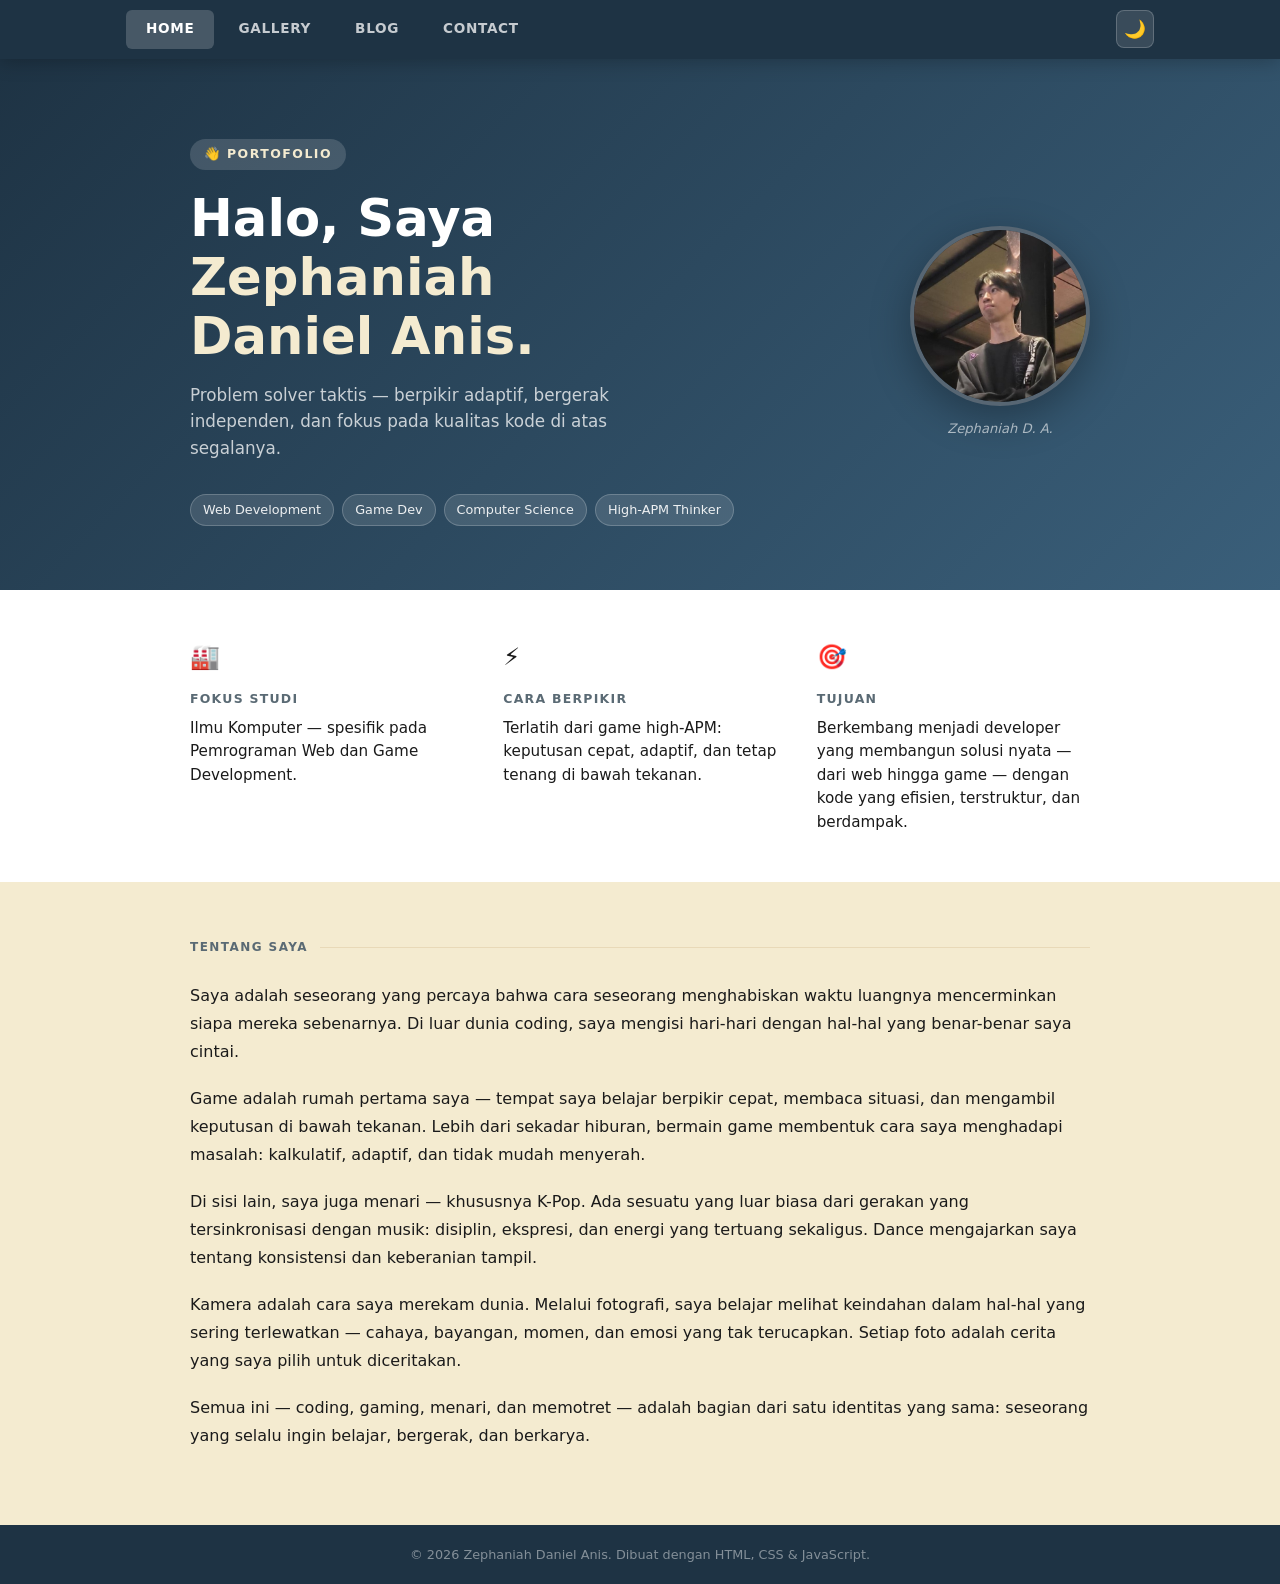
<file: index.html>
<!DOCTYPE html>
<html lang="id" data-theme="light">
<head>
<meta charset="UTF-8">
<meta name="viewport" content="width=device-width, initial-scale=1.0">
<title>Zephaniah Daniel Anis — Home</title>
<link rel="stylesheet" href="css/style.css">
</head>
<body>

<header>
    <nav>
        <a href="index.html">Home</a>
        <a href="gallery.html">Gallery</a>
        <a href="blog.html">Blog</a>
        <a href="contact.html">Contact</a>
        <button id="dark-toggle" aria-label="Aktifkan mode gelap" title="Toggle Dark Mode">🌙</button>
    </nav>
</header>

<main>
    <div class="hero">
        <div class="hero-inner">
            <div class="hero-text">
                <div class="hero-tag">&#128075; Portofolio</div>
                <h1>Halo, Saya<br><span>Zephaniah<br>Daniel Anis.</span></h1>
                <p>Problem solver taktis — berpikir adaptif, bergerak independen, dan fokus pada kualitas kode di atas segalanya.</p>
                <div class="hero-tags">
                    <span class="tag">Web Development</span>
                    <span class="tag">Game Dev</span>
                    <span class="tag">Computer Science</span>
                    <span class="tag">High-APM Thinker</span>
                </div>
            </div>
            <div class="hero-photo-wrap">
                <div class="hero-photo">
                    <img src="assets/profile/profil.jpeg" alt="Foto Profil Zephaniah Daniel Anis">
                </div>
                <span class="hero-name-label">Zephaniah D. A.</span>
            </div>
        </div>
    </div>

    <div class="about-strip">
        <div class="about-strip-inner">
            <div class="about-card">
                <div class="icon">&#127981;</div>
                <h3>Fokus Studi</h3>
                <p>Ilmu Komputer — spesifik pada Pemrograman Web dan Game Development.</p>
            </div>
            <div class="about-card">
                <div class="icon">&#9889;</div>
                <h3>Cara Berpikir</h3>
                <p>Terlatih dari game high-APM: keputusan cepat, adaptif, dan tetap tenang di bawah tekanan.</p>
            </div>
            <div class="about-card">
                <div class="icon">&#127919;</div>
                <h3>Tujuan</h3>
                <p>Berkembang menjadi developer yang membangun solusi nyata — dari web hingga game — dengan kode yang efisien, terstruktur, dan berdampak.</p>
            </div>
        </div>
    </div>

    <div class="bio-section">
        <div class="bio-inner">
            <div class="section-label"><span>Tentang Saya</span></div>
            <p>Saya adalah seseorang yang percaya bahwa cara seseorang menghabiskan waktu luangnya mencerminkan siapa mereka sebenarnya. Di luar dunia coding, saya mengisi hari-hari dengan hal-hal yang benar-benar saya cintai.</p>
            <p>Game adalah rumah pertama saya — tempat saya belajar berpikir cepat, membaca situasi, dan mengambil keputusan di bawah tekanan. Lebih dari sekadar hiburan, bermain game membentuk cara saya menghadapi masalah: kalkulatif, adaptif, dan tidak mudah menyerah.</p>
            <p>Di sisi lain, saya juga menari — khususnya K-Pop. Ada sesuatu yang luar biasa dari gerakan yang tersinkronisasi dengan musik: disiplin, ekspresi, dan energi yang tertuang sekaligus. Dance mengajarkan saya tentang konsistensi dan keberanian tampil.</p>
            <p>Kamera adalah cara saya merekam dunia. Melalui fotografi, saya belajar melihat keindahan dalam hal-hal yang sering terlewatkan — cahaya, bayangan, momen, dan emosi yang tak terucapkan. Setiap foto adalah cerita yang saya pilih untuk diceritakan.</p>
            <p>Semua ini — coding, gaming, menari, dan memotret — adalah bagian dari satu identitas yang sama: seseorang yang selalu ingin belajar, bergerak, dan berkarya.</p>
        </div>
    </div>
</main>

<footer>
    <p>&copy; 2026 Zephaniah Daniel Anis. Dibuat dengan HTML, CSS &amp; JavaScript.</p>
</footer>

<script src="js/main.js"></script>
</body>
</html>
</file>
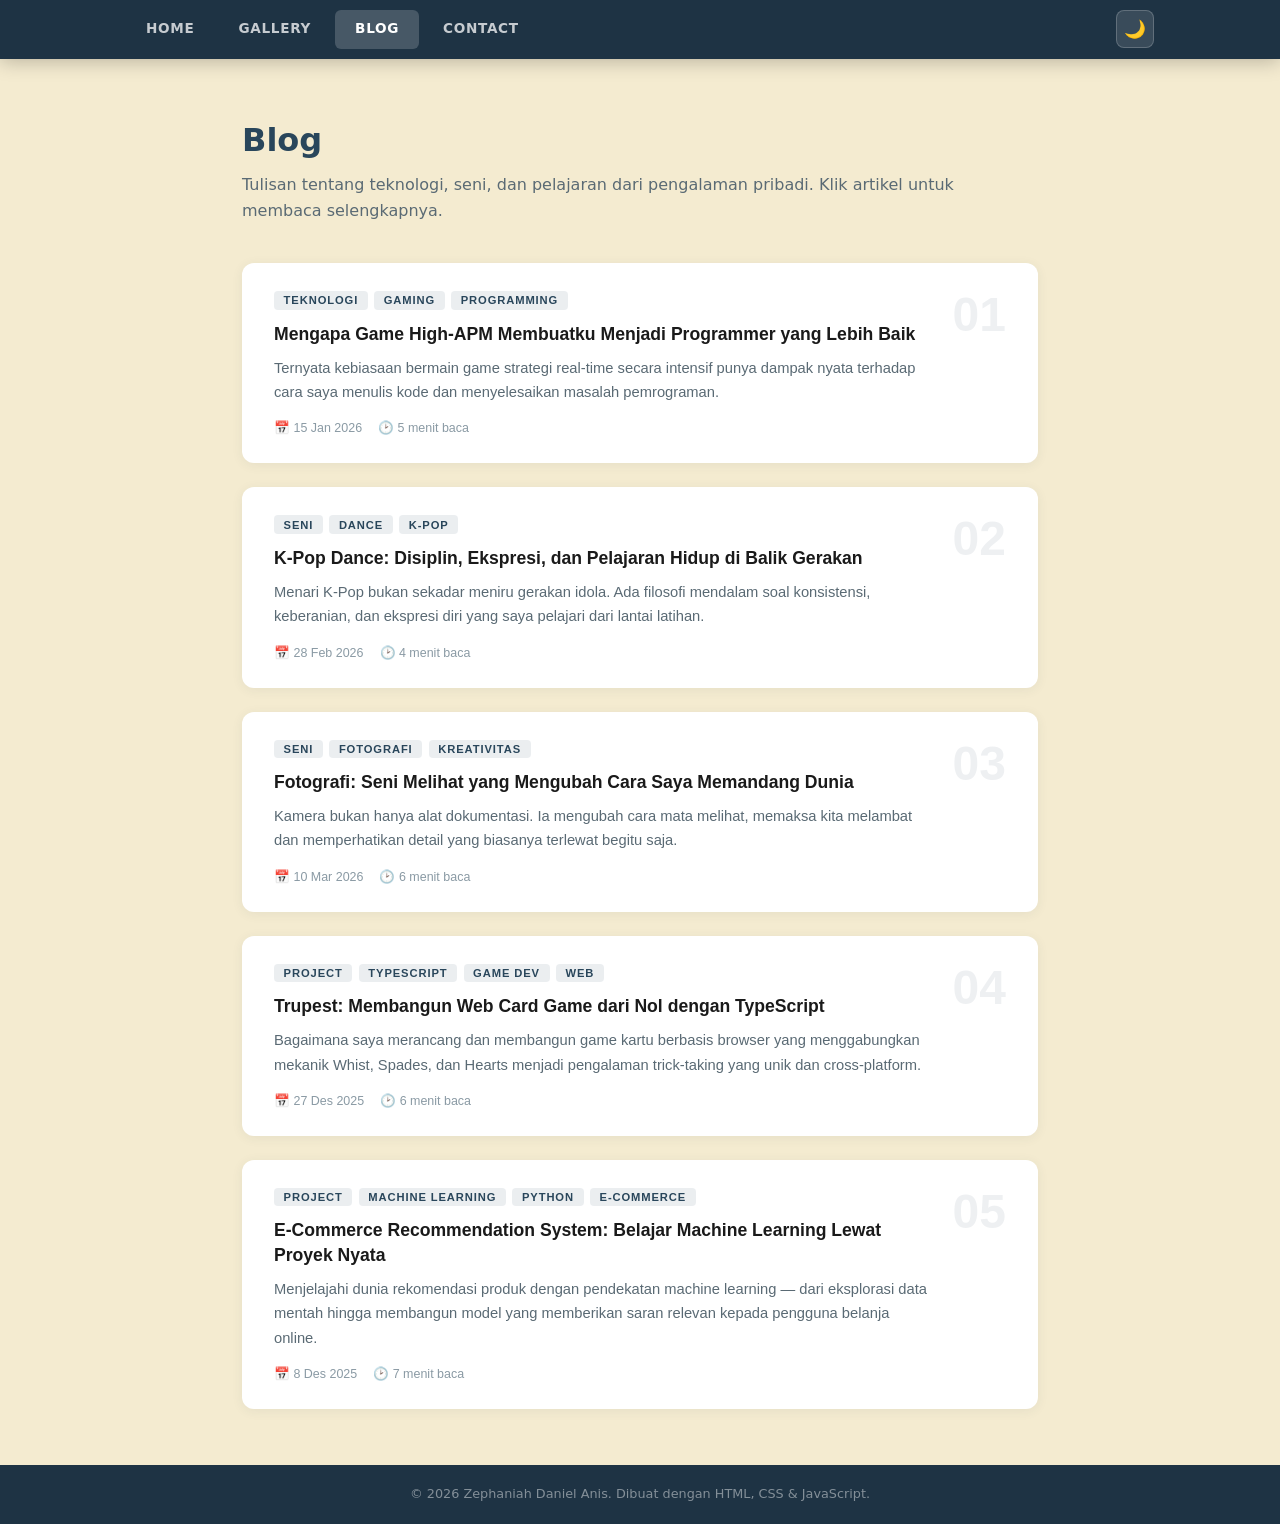
<file: blog.html>
<!DOCTYPE html>
<html lang="id" data-theme="light">
<head>
<meta charset="UTF-8">
<meta name="viewport" content="width=device-width, initial-scale=1.0">
<title>Blog — Zephaniah Daniel Anis</title>
<link rel="stylesheet" href="css/style.css">
</head>
<body>

<header>
    <nav>
        <a href="index.html">Home</a>
        <a href="gallery.html">Gallery</a>
        <a href="blog.html">Blog</a>
        <a href="contact.html">Contact</a>
        <button id="dark-toggle" aria-label="Aktifkan mode gelap" title="Toggle Dark Mode">🌙</button>
    </nav>
</header>

<main>
    <div class="blog-wrapper">
        <h1 class="page-title">Blog</h1>
        <p class="page-subtitle">Tulisan tentang teknologi, seni, dan pelajaran dari pengalaman pribadi. Klik artikel untuk membaca selengkapnya.</p>

        <div class="blog-list">

            <button class="blog-card" data-id="1">
                <div class="blog-card-body">
                    <div class="blog-card-tags">
                        <span class="blog-tag">Teknologi</span>
                        <span class="blog-tag">Gaming</span>
                        <span class="blog-tag">Programming</span>
                    </div>
                    <h3>Mengapa Game High-APM Membuatku Menjadi Programmer yang Lebih Baik</h3>
                    <p>Ternyata kebiasaan bermain game strategi real-time secara intensif punya dampak nyata terhadap cara saya menulis kode dan menyelesaikan masalah pemrograman.</p>
                    <div class="blog-card-meta">
                        <span>&#128197; 15 Jan 2026</span>
                        <span>&#128337; 5 menit baca</span>
                    </div>
                </div>
                <div class="blog-card-num">01</div>
            </button>

            <button class="blog-card" data-id="2">
                <div class="blog-card-body">
                    <div class="blog-card-tags">
                        <span class="blog-tag">Seni</span>
                        <span class="blog-tag">Dance</span>
                        <span class="blog-tag">K-Pop</span>
                    </div>
                    <h3>K-Pop Dance: Disiplin, Ekspresi, dan Pelajaran Hidup di Balik Gerakan</h3>
                    <p>Menari K-Pop bukan sekadar meniru gerakan idola. Ada filosofi mendalam soal konsistensi, keberanian, dan ekspresi diri yang saya pelajari dari lantai latihan.</p>
                    <div class="blog-card-meta">
                        <span>&#128197; 28 Feb 2026</span>
                        <span>&#128337; 4 menit baca</span>
                    </div>
                </div>
                <div class="blog-card-num">02</div>
            </button>

            <button class="blog-card" data-id="3">
                <div class="blog-card-body">
                    <div class="blog-card-tags">
                        <span class="blog-tag">Seni</span>
                        <span class="blog-tag">Fotografi</span>
                        <span class="blog-tag">Kreativitas</span>
                    </div>
                    <h3>Fotografi: Seni Melihat yang Mengubah Cara Saya Memandang Dunia</h3>
                    <p>Kamera bukan hanya alat dokumentasi. Ia mengubah cara mata melihat, memaksa kita melambat dan memperhatikan detail yang biasanya terlewat begitu saja.</p>
                    <div class="blog-card-meta">
                        <span>&#128197; 10 Mar 2026</span>
                        <span>&#128337; 6 menit baca</span>
                    </div>
                </div>
                <div class="blog-card-num">03</div>
            </button>

            <button class="blog-card" data-id="4">
                <div class="blog-card-body">
                    <div class="blog-card-tags">
                        <span class="blog-tag">Project</span>
                        <span class="blog-tag">TypeScript</span>
                        <span class="blog-tag">Game Dev</span>
                        <span class="blog-tag">Web</span>
                    </div>
                    <h3>Trupest: Membangun Web Card Game dari Nol dengan TypeScript</h3>
                    <p>Bagaimana saya merancang dan membangun game kartu berbasis browser yang menggabungkan mekanik Whist, Spades, dan Hearts menjadi pengalaman trick-taking yang unik dan cross-platform.</p>
                    <div class="blog-card-meta">
                        <span>&#128197; 27 Des 2025</span>
                        <span>&#128337; 6 menit baca</span>
                    </div>
                </div>
                <div class="blog-card-num">04</div>
            </button>

            <button class="blog-card" data-id="5">
                <div class="blog-card-body">
                    <div class="blog-card-tags">
                        <span class="blog-tag">Project</span>
                        <span class="blog-tag">Machine Learning</span>
                        <span class="blog-tag">Python</span>
                        <span class="blog-tag">E-Commerce</span>
                    </div>
                    <h3>E-Commerce Recommendation System: Belajar Machine Learning Lewat Proyek Nyata</h3>
                    <p>Menjelajahi dunia rekomendasi produk dengan pendekatan machine learning — dari eksplorasi data mentah hingga membangun model yang memberikan saran relevan kepada pengguna belanja online.</p>
                    <div class="blog-card-meta">
                        <span>&#128197; 8 Des 2025</span>
                        <span>&#128337; 7 menit baca</span>
                    </div>
                </div>
                <div class="blog-card-num">05</div>
            </button>

        </div>
    </div>
</main>

<!-- Blog Modal -->
<div id="blog-modal">
    <div class="blog-modal-inner">
        <button id="blog-modal-close" aria-label="Tutup">&times;</button>
        <div class="blog-modal-tags" id="blog-modal-tags"></div>
        <h2 id="blog-modal-title"></h2>
        <div class="blog-modal-meta" id="blog-modal-meta"></div>
        <div class="blog-modal-body" id="blog-modal-body"></div>
    </div>
</div>

<footer>
    <p>&copy; 2026 Zephaniah Daniel Anis. Dibuat dengan HTML, CSS &amp; JavaScript.</p>
</footer>

<script src="js/main.js"></script>
</body>
</html>
</file>
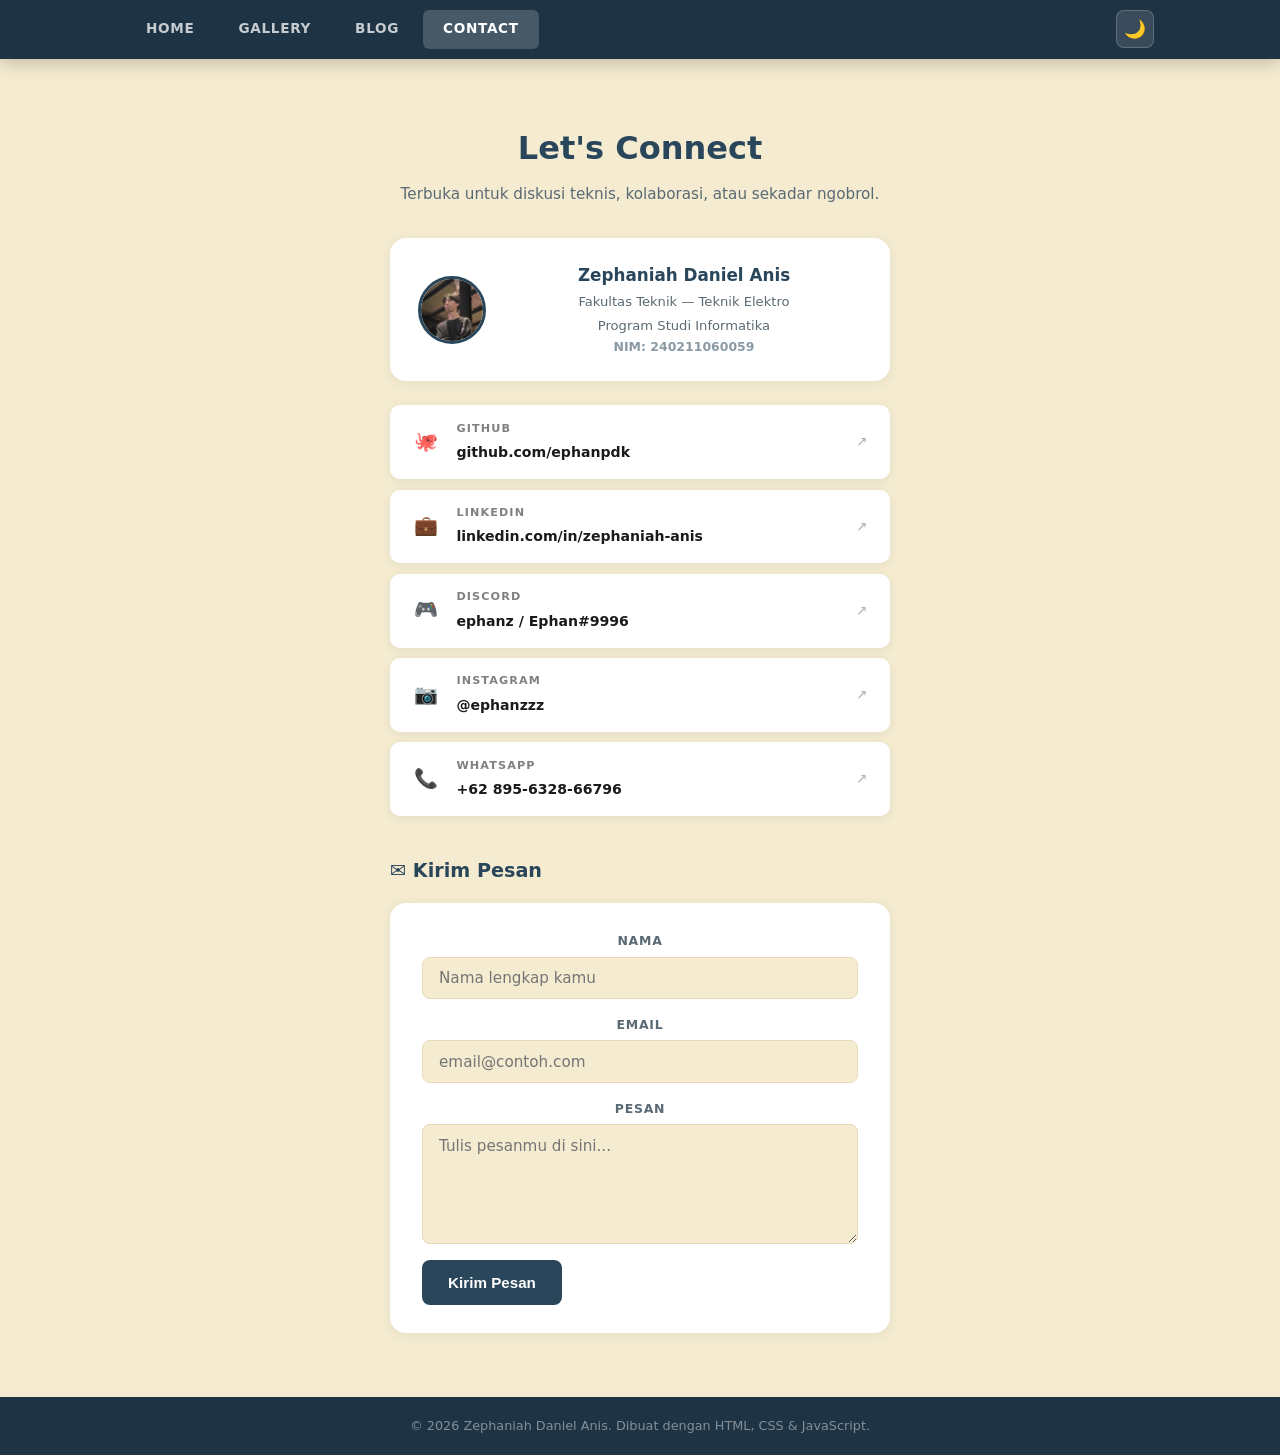
<file: contact.html>
<!DOCTYPE html>
<html lang="id" data-theme="light">
<head>
<meta charset="UTF-8">
<meta name="viewport" content="width=device-width, initial-scale=1.0">
<title>Contact — Zephaniah Daniel Anis</title>
<link rel="stylesheet" href="css/style.css">
</head>
<body>

<header>
    <nav>
        <a href="index.html">Home</a>
        <a href="gallery.html">Gallery</a>
        <a href="blog.html">Blog</a>
        <a href="contact.html">Contact</a>
        <button id="dark-toggle" aria-label="Aktifkan mode gelap" title="Toggle Dark Mode">🌙</button>
    </nav>
</header>

<main>
    <div class="contact-wrapper">
            <h1>Let's Connect</h1>
            <p class="sub">Terbuka untuk diskusi teknis, kolaborasi, atau sekadar ngobrol.</p>

            <div class="profile-card">
                <div class="profile-avatar">
                    <img src="assets/profile/profil.jpeg" alt="Foto Profil">
                </div>
                <div class="profile-info">
                    <h2>Zephaniah Daniel Anis</h2>
                    <p>Fakultas Teknik — Teknik Elektro</p>
                    <p>Program Studi Informatika</p>
                    <p class="nim">NIM: 240211060059</p>
                </div>
            </div>

            <div class="contact-links">
                <a class="contact-link" href="https://github.com/ephanpdk" target="_blank" rel="noopener noreferrer">
                    <span class="cl-icon">&#128025;</span>
                    <div class="cl-info">
                        <span class="cl-label">GitHub</span>
                        <span class="cl-value">github.com/ephanpdk</span>
                    </div>
                    <span class="cl-arrow">&#8599;</span>
                </a>
                <a class="contact-link" href="https://www.linkedin.com/in/zephaniah-anis-541023271/" target="_blank" rel="noopener noreferrer">
                    <span class="cl-icon">&#128188;</span>
                    <div class="cl-info">
                        <span class="cl-label">LinkedIn</span>
                        <span class="cl-value">linkedin.com/in/zephaniah-anis</span>
                    </div>
                    <span class="cl-arrow">&#8599;</span>
                </a>
                <a class="contact-link" href="#">
                    <span class="cl-icon">&#127918;</span>
                    <div class="cl-info">
                        <span class="cl-label">Discord</span>
                        <span class="cl-value">ephanz / Ephan#9996</span>
                    </div>
                    <span class="cl-arrow">&#8599;</span>
                </a>
                <a class="contact-link" href="https://www.instagram.com/ephanzzz/" target="_blank" rel="noopener noreferrer">
                    <span class="cl-icon">&#128247;</span>
                    <div class="cl-info">
                        <span class="cl-label">Instagram</span>
                        <span class="cl-value">@ephanzzz</span>
                    </div>
                    <span class="cl-arrow">&#8599;</span>
                </a>
                <a class="contact-link" href="https://wa.me/62895632866796" target="_blank" rel="noopener noreferrer">
                    <span class="cl-icon">&#128222;</span>
                    <div class="cl-info">
                        <span class="cl-label">WhatsApp</span>
                        <span class="cl-value">+62 895-6328-66796</span>
                    </div>
                    <span class="cl-arrow">&#8599;</span>
                </a>
            </div>

            <div class="contact-form-section">
                <h2>&#9993; Kirim Pesan</h2>
                <form id="contact-form" class="contact-form" novalidate>
                    <input type="hidden" name="access_key" value="GANTI_DENGAN_API_KEY_WEB3FORMS_ANDA">
                    <input type="hidden" name="subject" value="Pesan baru dari portofolio">
                    <input type="checkbox" name="botcheck" style="display:none">
                    <div class="form-group">
                        <label for="form-name">Nama</label>
                        <input type="text" id="form-name" name="name" placeholder="Nama lengkap kamu" required>
                    </div>
                    <div class="form-group">
                        <label for="form-email">Email</label>
                        <input type="email" id="form-email" name="email" placeholder="email@contoh.com" required>
                    </div>
                    <div class="form-group">
                        <label for="form-textarea">Pesan</label>
                        <textarea id="form-textarea" name="message" placeholder="Tulis pesanmu di sini..." required></textarea>
                    </div>
                    <div id="form-message" class="form-message" role="alert" aria-live="polite"></div>
                    <button type="submit" class="form-submit">Kirim Pesan</button>
                </form>
            </div>
    </div>
</main>

<footer>
    <p>&copy; 2026 Zephaniah Daniel Anis. Dibuat dengan HTML, CSS &amp; JavaScript.</p>
</footer>

<script src="js/main.js"></script>
</body>
</html>
</file>
<file: css/style.css>
:root {
    --cream: #F4EBD0;
    --denim: #29465B;
    --denim-light: #3a5f7a;
    --denim-dark: #1e3344;
    --white: #FFFFFF;
    --black: #1A1A1A;
    --muted: #5a6a74;
    --cream-dark: #e8d9b8;
    --card-bg: #FFFFFF;
    --body-bg: #F4EBD0;
    --text: #1A1A1A;
    --footer-bg: #1e3344;
}

[data-theme="dark"] {
    --cream: #1a2430;
    --denim: #7aaecf;
    --denim-light: #5a8fab;
    --denim-dark: #0d1a24;
    --white: #1e2d3d;
    --black: #e8edf1;
    --muted: #8ba8be;
    --cream-dark: #243345;
    --card-bg: #1e2d3d;
    --body-bg: #1a2430;
    --text: #e8edf1;
    --footer-bg: #0d1a24;
}

* { margin: 0; padding: 0; box-sizing: border-box; }
html { scroll-behavior: smooth; }
body {
    font-family: 'Segoe UI', system-ui, -apple-system, sans-serif;
    background-color: var(--cream);
    color: var(--black);
    line-height: 1.6;
    min-height: 100vh;
    transition: background-color 0.3s ease, color 0.3s ease;
}

/* ── HEADER & NAV ── */
header {
    background-color: var(--denim-dark);
    position: sticky;
    top: 0;
    z-index: 999;
    box-shadow: 0 2px 20px rgba(0,0,0,0.25);
}
nav {
    max-width: 1060px;
    margin: 0 auto;
    display: flex;
    justify-content: center;
    align-items: center;
    gap: 0.25rem;
    padding: 0.6rem 1rem;
}
nav a {
    background: none;
    border: none;
    color: rgba(255,255,255,0.75);
    font-size: 0.85rem;
    font-weight: 600;
    letter-spacing: 0.05em;
    cursor: pointer;
    padding: 0.55rem 1.25rem;
    border-radius: 6px;
    transition: all 0.2s ease;
    text-transform: uppercase;
    text-decoration: none;
    display: inline-block;
}
nav a:hover { color: var(--white); background: rgba(255,255,255,0.1); }
nav a.active { color: #fff; background: rgba(255,255,255,0.18); }

/* Dark mode toggle button */
#dark-toggle {
    margin-left: auto;
    background: rgba(255,255,255,0.12);
    border: 1px solid rgba(255,255,255,0.2);
    color: #fff;
    font-size: 1.1rem;
    width: 38px;
    height: 38px;
    border-radius: 8px;
    cursor: pointer;
    display: flex;
    align-items: center;
    justify-content: center;
    transition: background 0.2s ease;
    flex-shrink: 0;
}
#dark-toggle:hover { background: rgba(255,255,255,0.22); }

/* ── FADE IN ANIMATION ── */
@keyframes fadeUp {
    from { opacity: 0; transform: translateY(16px); }
    to   { opacity: 1; transform: translateY(0); }
}
main { animation: fadeUp 0.35s ease; }

/* ── SECTION LABEL ── */
.section-label { display: flex; align-items: center; gap: 0.75rem; margin-bottom: 1.5rem; }
.section-label span { font-size: 0.75rem; font-weight: 700; letter-spacing: 0.12em; text-transform: uppercase; color: var(--muted); }
.section-label::after { content: ''; flex: 1; height: 1px; background: var(--cream-dark); }

.page-title { font-size: 2rem; font-weight: 800; color: var(--denim); margin-bottom: 0.4rem; }
.page-subtitle { font-size: 1rem; color: var(--muted); margin-bottom: 2.5rem; }

/* ── HOME ── */
.hero {
    background: linear-gradient(135deg, var(--denim-dark) 0%, var(--denim-light) 100%);
    padding: 5rem 2rem 4rem;
    display: flex;
    align-items: center;
    justify-content: center;
}
.hero-inner {
    max-width: 900px;
    width: 100%;
    display: grid;
    grid-template-columns: 1fr auto;
    gap: 3rem;
    align-items: center;
}
.hero-text { color: #fff; }
.hero-tag {
    display: inline-block;
    background: rgba(255,255,255,0.15);
    color: var(--cream);
    font-size: 0.78rem;
    font-weight: 700;
    letter-spacing: 0.12em;
    text-transform: uppercase;
    padding: 0.35rem 0.85rem;
    border-radius: 20px;
    margin-bottom: 1.2rem;
}
.hero-text h1 {
    font-size: clamp(2rem, 5vw, 3.2rem);
    font-weight: 800;
    line-height: 1.15;
    margin-bottom: 1rem;
    color: #fff;
}
.hero-text h1 span { color: #F4EBD0; }
.hero-text p { font-size: 1.05rem; color: rgba(255,255,255,0.75); max-width: 480px; margin-bottom: 2rem; }
.hero-tags { display: flex; flex-wrap: wrap; gap: 0.5rem; }
.hero-tags .tag {
    background: rgba(255,255,255,0.12);
    color: rgba(255,255,255,0.9);
    font-size: 0.8rem;
    padding: 0.3rem 0.75rem;
    border-radius: 20px;
    border: 1px solid rgba(255,255,255,0.2);
}
.hero-photo-wrap { display: flex; flex-direction: column; align-items: center; gap: 0.75rem; }
.hero-photo {
    width: 180px;
    height: 180px;
    border-radius: 50%;
    background-color: var(--denim-dark);
    border: 4px solid rgba(255,255,255,0.25);
    overflow: hidden;
    display: flex;
    align-items: center;
    justify-content: center;
    box-shadow: 0 12px 40px rgba(0,0,0,0.3);
}
.hero-photo img { width: 100%; height: 100%; object-fit: cover; display: block; }
.hero-name-label { color: rgba(255,255,255,0.6); font-size: 0.82rem; font-style: italic; }

.about-strip { background-color: var(--white); padding: 3rem 2rem; transition: background-color 0.3s; }
.about-strip-inner {
    max-width: 900px;
    margin: 0 auto;
    display: grid;
    grid-template-columns: repeat(auto-fit, minmax(240px, 1fr));
    gap: 2.5rem;
}
.about-card { display: flex; flex-direction: column; gap: 0.5rem; }
.about-card .icon { font-size: 1.5rem; margin-bottom: 0.25rem; }
.about-card h3 { font-size: 0.78rem; font-weight: 700; letter-spacing: 0.1em; text-transform: uppercase; color: var(--muted); }
.about-card p { font-size: 0.95rem; color: var(--black); line-height: 1.55; }

.bio-section { background-color: var(--cream); padding: 3.5rem 2rem; }
.bio-inner { max-width: 900px; margin: 0 auto; }
.bio-inner p { font-size: 1rem; color: var(--black); margin-bottom: 1.2rem; line-height: 1.75; }

@media (max-width: 620px) {
    .hero-inner { grid-template-columns: 1fr; text-align: center; }
    .hero-photo-wrap { order: -1; }
    .hero-tags { justify-content: center; }
    .hero-text p { margin-left: auto; margin-right: auto; }
}

/* ── GALLERY ── */
.gallery-wrapper { padding: 3.5rem 2rem 4rem; max-width: 1000px; margin: 0 auto; }
.album-list { display: flex; flex-direction: column; gap: 1.5rem; }

details.album-item {
    background: var(--white);
    border-radius: 16px;
    overflow: hidden;
    box-shadow: 0 4px 20px rgba(41,70,91,0.1);
    transition: box-shadow 0.3s ease, transform 0.3s ease;
}
details.album-item:hover { box-shadow: 0 8px 36px rgba(41,70,91,0.18); transform: translateY(-2px); }
details.album-item summary { list-style: none; cursor: pointer; user-select: none; }
details.album-item summary::-webkit-details-marker { display: none; }

.album-banner {
    width: 100%;
    padding: 1.5rem 1.75rem;
    display: flex;
    align-items: center;
    gap: 1.25rem;
    transition: filter 0.2s;
}
.album-banner:hover { filter: brightness(1.05); }
details[data-album="dance"] .album-banner { background: linear-gradient(120deg, #29465B 0%, #4a7fa5 100%); }
details[data-album="noface"] .album-banner { background: linear-gradient(120deg, #1e3344 0%, #3a5f7a 100%); }
details[data-album="cat"] .album-banner { background: linear-gradient(120deg, #4a3728 0%, #8b6344 100%); }

.album-emoji {
    font-size: 2.8rem;
    width: 64px;
    height: 64px;
    display: flex;
    align-items: center;
    justify-content: center;
    background: rgba(255,255,255,0.15);
    border-radius: 14px;
    flex-shrink: 0;
}
.album-text { flex: 1; }
.album-text h3 { font-size: 1.2rem; font-weight: 800; color: #fff; margin-bottom: 0.25rem; }
.album-text p { font-size: 0.85rem; color: rgba(255,255,255,0.72); }
.album-badges { display: flex; align-items: center; gap: 0.6rem; flex-shrink: 0; }
.album-count {
    font-size: 0.75rem;
    font-weight: 700;
    color: rgba(255,255,255,0.9);
    background: rgba(255,255,255,0.2);
    padding: 0.3rem 0.75rem;
    border-radius: 20px;
    letter-spacing: 0.04em;
}
.album-arrow {
    color: rgba(255,255,255,0.8);
    font-size: 1rem;
    transition: transform 0.35s ease;
    display: inline-block;
}
details[open] .album-arrow { transform: rotate(180deg); }

.album-body-inner { padding: 1.5rem; }
.photo-grid { display: grid; grid-template-columns: repeat(3, 1fr); gap: 0.6rem; }
@media (max-width: 600px) { .photo-grid { grid-template-columns: repeat(2, 1fr); } }

.photo-frame {
    position: relative;
    aspect-ratio: 1/1;
    border-radius: 10px;
    overflow: hidden;
    background: var(--cream-dark);
    cursor: pointer;
    box-shadow: 0 2px 8px rgba(0,0,0,0.08);
}
.photo-frame img { width: 100%; height: 100%; object-fit: cover; display: block; transition: transform 0.4s ease; }
.photo-frame:hover img { transform: scale(1.08); }
.ph-hover {
    position: absolute;
    inset: 0;
    background: linear-gradient(to top, rgba(0,0,0,0.6) 0%, transparent 60%);
    opacity: 0;
    transition: opacity 0.3s ease;
}
.photo-frame:hover .ph-hover { opacity: 1; }
.ph-placeholder {
    position: absolute;
    inset: 0;
    display: flex;
    flex-direction: column;
    align-items: center;
    justify-content: center;
    color: #b0bcc4;
    font-size: 1.8rem;
    opacity: 0.35;
    pointer-events: none;
}

/* ── LIGHTBOX ── */
#lightbox {
    display: none;
    position: fixed;
    inset: 0;
    background: rgba(0,0,0,0.88);
    z-index: 9999;
    align-items: center;
    justify-content: center;
    flex-direction: column;
    gap: 1rem;
    padding: 2rem;
}
#lightbox.open { display: flex; }
#lightbox img {
    max-width: 90vw;
    max-height: 80vh;
    border-radius: 10px;
    box-shadow: 0 8px 40px rgba(0,0,0,0.5);
    object-fit: contain;
}
#lightbox-close {
    position: absolute;
    top: 1.25rem;
    right: 1.5rem;
    background: rgba(255,255,255,0.15);
    border: none;
    color: #fff;
    font-size: 1.5rem;
    width: 44px;
    height: 44px;
    border-radius: 50%;
    cursor: pointer;
    display: flex;
    align-items: center;
    justify-content: center;
    transition: background 0.2s;
}
#lightbox-close:hover { background: rgba(255,255,255,0.28); }
#lightbox-caption { color: rgba(255,255,255,0.65); font-size: 0.88rem; }

/* ── BLOG ── */
.blog-wrapper { padding: 3.5rem 2rem; max-width: 860px; margin: 0 auto; }
.blog-list { display: flex; flex-direction: column; gap: 1.5rem; }

.blog-card {
    background: var(--white);
    border-radius: 12px;
    padding: 1.75rem 2rem;
    box-shadow: 0 2px 12px rgba(41,70,91,0.07);
    display: grid;
    grid-template-columns: 1fr auto;
    gap: 1rem;
    align-items: start;
    transition: box-shadow 0.2s, transform 0.2s;
    cursor: pointer;
    border: none;
    width: 100%;
    text-align: left;
}
.blog-card:hover { box-shadow: 0 6px 28px rgba(41,70,91,0.12); transform: translateY(-2px); }
.blog-card-tags { display: flex; flex-wrap: wrap; gap: 0.4rem; margin-bottom: 0.75rem; }
.blog-tag { font-size: 0.7rem; font-weight: 700; letter-spacing: 0.08em; text-transform: uppercase; color: var(--denim); background: rgba(41,70,91,0.09); padding: 0.2rem 0.6rem; border-radius: 4px; }
.blog-card h3 { font-size: 1.1rem; font-weight: 700; color: var(--black); margin-bottom: 0.6rem; line-height: 1.4; }
.blog-card p { font-size: 0.92rem; color: var(--muted); line-height: 1.65; margin-bottom: 1rem; }
.blog-card-meta { display: flex; align-items: center; gap: 1rem; font-size: 0.78rem; color: #8a9aa4; }
.blog-card-meta span { display: flex; align-items: center; gap: 0.3rem; }
.blog-card-num { font-size: 3rem; font-weight: 800; color: rgba(41,70,91,0.08); line-height: 1; align-self: start; min-width: 56px; text-align: right; }

/* ── BLOG MODAL ── */
#blog-modal {
    display: none;
    position: fixed;
    inset: 0;
    background: rgba(0,0,0,0.6);
    z-index: 9999;
    align-items: flex-start;
    justify-content: center;
    padding: 2rem 1rem;
    overflow-y: auto;
}
#blog-modal.open { display: flex; }
.blog-modal-inner {
    background: var(--white);
    border-radius: 16px;
    max-width: 720px;
    width: 100%;
    padding: 2.5rem;
    position: relative;
    margin: auto;
    animation: fadeUp 0.3s ease;
}
#blog-modal-close {
    position: absolute;
    top: 1.25rem;
    right: 1.25rem;
    background: var(--cream);
    border: none;
    color: var(--black);
    font-size: 1.2rem;
    width: 40px;
    height: 40px;
    border-radius: 50%;
    cursor: pointer;
    display: flex;
    align-items: center;
    justify-content: center;
    transition: background 0.2s;
}
#blog-modal-close:hover { background: var(--cream-dark); }
.blog-modal-inner h2 { font-size: 1.55rem; font-weight: 800; color: var(--denim); margin-bottom: 0.6rem; line-height: 1.3; }
.blog-modal-meta { font-size: 0.82rem; color: #8a9aa4; margin-bottom: 1.5rem; display: flex; gap: 1rem; flex-wrap: wrap; }
.blog-modal-tags { display: flex; flex-wrap: wrap; gap: 0.4rem; margin-bottom: 1.5rem; }
.blog-modal-body p { font-size: 0.97rem; color: var(--black); line-height: 1.8; margin-bottom: 1.1rem; }
.blog-modal-body h3 { font-size: 1.1rem; font-weight: 700; color: var(--denim); margin: 1.5rem 0 0.6rem; }
.blog-modal-body ul { padding-left: 1.5rem; margin-bottom: 1rem; }
.blog-modal-body ul li { font-size: 0.97rem; color: var(--black); line-height: 1.8; margin-bottom: 0.3rem; }
.blog-modal-body a { color: var(--denim); font-weight: 600; }

@media (max-width: 520px) {
    .blog-card { grid-template-columns: 1fr; }
    .blog-card-num { display: none; }
    .blog-modal-inner { padding: 2rem 1.25rem; }
}

/* ── CONTACT ── */
.contact-wrapper {
    min-height: calc(100vh - 60px);
    display: flex;
    flex-direction: column;
    align-items: center;
    justify-content: center;
    padding: 4rem 2rem;
    text-align: center;
}
.contact-wrapper h1 { font-size: 2rem; font-weight: 800; color: var(--denim); margin-bottom: 0.5rem; }
.contact-wrapper .sub { font-size: 0.95rem; color: var(--muted); margin-bottom: 2rem; }
.contact-wrapper > * { width: 100%; max-width: 500px; }

.profile-card {
    background: var(--white);
    border-radius: 16px;
    padding: 1.5rem 1.75rem;
    margin-bottom: 1.5rem;
    box-shadow: 0 2px 12px rgba(41,70,91,0.07);
    display: grid;
    grid-template-columns: auto 1fr;
    gap: 1.25rem;
    align-items: center;
}
.profile-avatar {
    width: 68px;
    height: 68px;
    border-radius: 50%;
    overflow: hidden;
    background: var(--cream-dark);
    border: 3px solid var(--denim);
    flex-shrink: 0;
}
.profile-avatar img { width: 100%; height: 100%; object-fit: cover; display: block; }
.profile-info h2 { font-size: 1.05rem; font-weight: 800; color: var(--denim); }
.profile-info p { font-size: 0.82rem; color: var(--muted); margin-top: 0.15rem; }
.profile-info .nim { font-size: 0.78rem; color: #8a9aa4; margin-top: 0.1rem; font-weight: 600; }

.contact-links { display: flex; flex-direction: column; gap: 0.65rem; margin-bottom: 2rem; }
.contact-link {
    display: flex;
    align-items: center;
    gap: 1rem;
    background: var(--white);
    padding: 0.9rem 1.4rem;
    border-radius: 10px;
    text-decoration: none;
    color: var(--black);
    box-shadow: 0 2px 10px rgba(41,70,91,0.08);
    transition: all 0.2s ease;
}
.contact-link:hover { background: var(--denim); color: #fff; box-shadow: 0 4px 20px rgba(41,70,91,0.25); transform: translateY(-2px); }
.contact-link .cl-icon { font-size: 1.2rem; width: 28px; text-align: center; }
.contact-link .cl-info { text-align: left; flex: 1; }
.contact-link .cl-label { font-size: 0.7rem; font-weight: 700; letter-spacing: 0.1em; text-transform: uppercase; opacity: 0.55; display: block; margin-bottom: 0.1rem; }
.contact-link .cl-value { font-size: 0.88rem; font-weight: 600; }
.contact-link .cl-arrow { opacity: 0.35; font-size: 0.85rem; }
.contact-link:hover .cl-label,
.contact-link:hover .cl-arrow { opacity: 0.7; }

/* ── CONTACT FORM ── */
.contact-form-section { margin-top: 0.5rem; }
.contact-form-section h2 {
    font-size: 1.2rem;
    font-weight: 800;
    color: var(--denim);
    margin-bottom: 1rem;
    display: flex;
    align-items: center;
    gap: 0.5rem;
}
.contact-form {
    background: var(--white);
    border-radius: 16px;
    padding: 1.75rem 2rem;
    box-shadow: 0 2px 12px rgba(41,70,91,0.07);
    display: flex;
    flex-direction: column;
    gap: 1rem;
}
.form-group { display: flex; flex-direction: column; gap: 0.35rem; }
.form-group label { font-size: 0.78rem; font-weight: 700; letter-spacing: 0.06em; text-transform: uppercase; color: var(--muted); }
.form-group input,
.form-group textarea {
    background: var(--cream);
    border: 1.5px solid var(--cream-dark);
    border-radius: 8px;
    padding: 0.7rem 1rem;
    font-size: 0.95rem;
    color: var(--black);
    font-family: inherit;
    transition: border-color 0.2s, box-shadow 0.2s;
    outline: none;
    width: 100%;
    resize: vertical;
}
.form-group input:focus,
.form-group textarea:focus {
    border-color: var(--denim);
    box-shadow: 0 0 0 3px rgba(41,70,91,0.12);
}
.form-group textarea { min-height: 120px; }
.form-submit {
    background: var(--denim);
    color: #fff;
    border: none;
    border-radius: 8px;
    padding: 0.85rem 1.5rem;
    font-size: 0.95rem;
    font-weight: 700;
    cursor: pointer;
    transition: background 0.2s, transform 0.2s;
    align-self: flex-start;
    min-width: 140px;
}
.form-submit:hover { background: var(--denim-light); transform: translateY(-1px); }
.form-submit:disabled { opacity: 0.6; cursor: not-allowed; transform: none; }
.form-message {
    font-size: 0.88rem;
    padding: 0.75rem 1rem;
    border-radius: 8px;
    display: none;
}
.form-message.success { display: block; background: #d4edda; color: #155724; border: 1px solid #c3e6cb; }
.form-message.error { display: block; background: #f8d7da; color: #721c24; border: 1px solid #f5c6cb; }

/* ── FOOTER ── */
footer {
    background: var(--footer-bg);
    color: rgba(255,255,255,0.45);
    text-align: center;
    padding: 1.2rem;
    font-size: 0.8rem;
    transition: background-color 0.3s;
}

/* ── 404 PAGE ── */
.not-found-wrapper {
    min-height: calc(100vh - 60px);
    display: flex;
    align-items: center;
    justify-content: center;
    padding: 4rem 2rem;
    text-align: center;
}
.not-found-inner { max-width: 480px; }
.not-found-code {
    font-size: clamp(5rem, 18vw, 9rem);
    font-weight: 800;
    color: var(--denim);
    line-height: 1;
    opacity: 0.12;
    display: block;
    margin-bottom: -1rem;
}
.not-found-inner h1 { font-size: 1.75rem; font-weight: 800; color: var(--denim); margin-bottom: 0.75rem; }
.not-found-inner p { font-size: 1rem; color: var(--muted); margin-bottom: 2rem; line-height: 1.65; }
.not-found-btn {
    display: inline-block;
    background: var(--denim);
    color: #fff;
    text-decoration: none;
    padding: 0.85rem 2rem;
    border-radius: 8px;
    font-weight: 700;
    font-size: 0.95rem;
    transition: background 0.2s, transform 0.2s;
}
.not-found-btn:hover { background: var(--denim-light); transform: translateY(-2px); }
</file>
